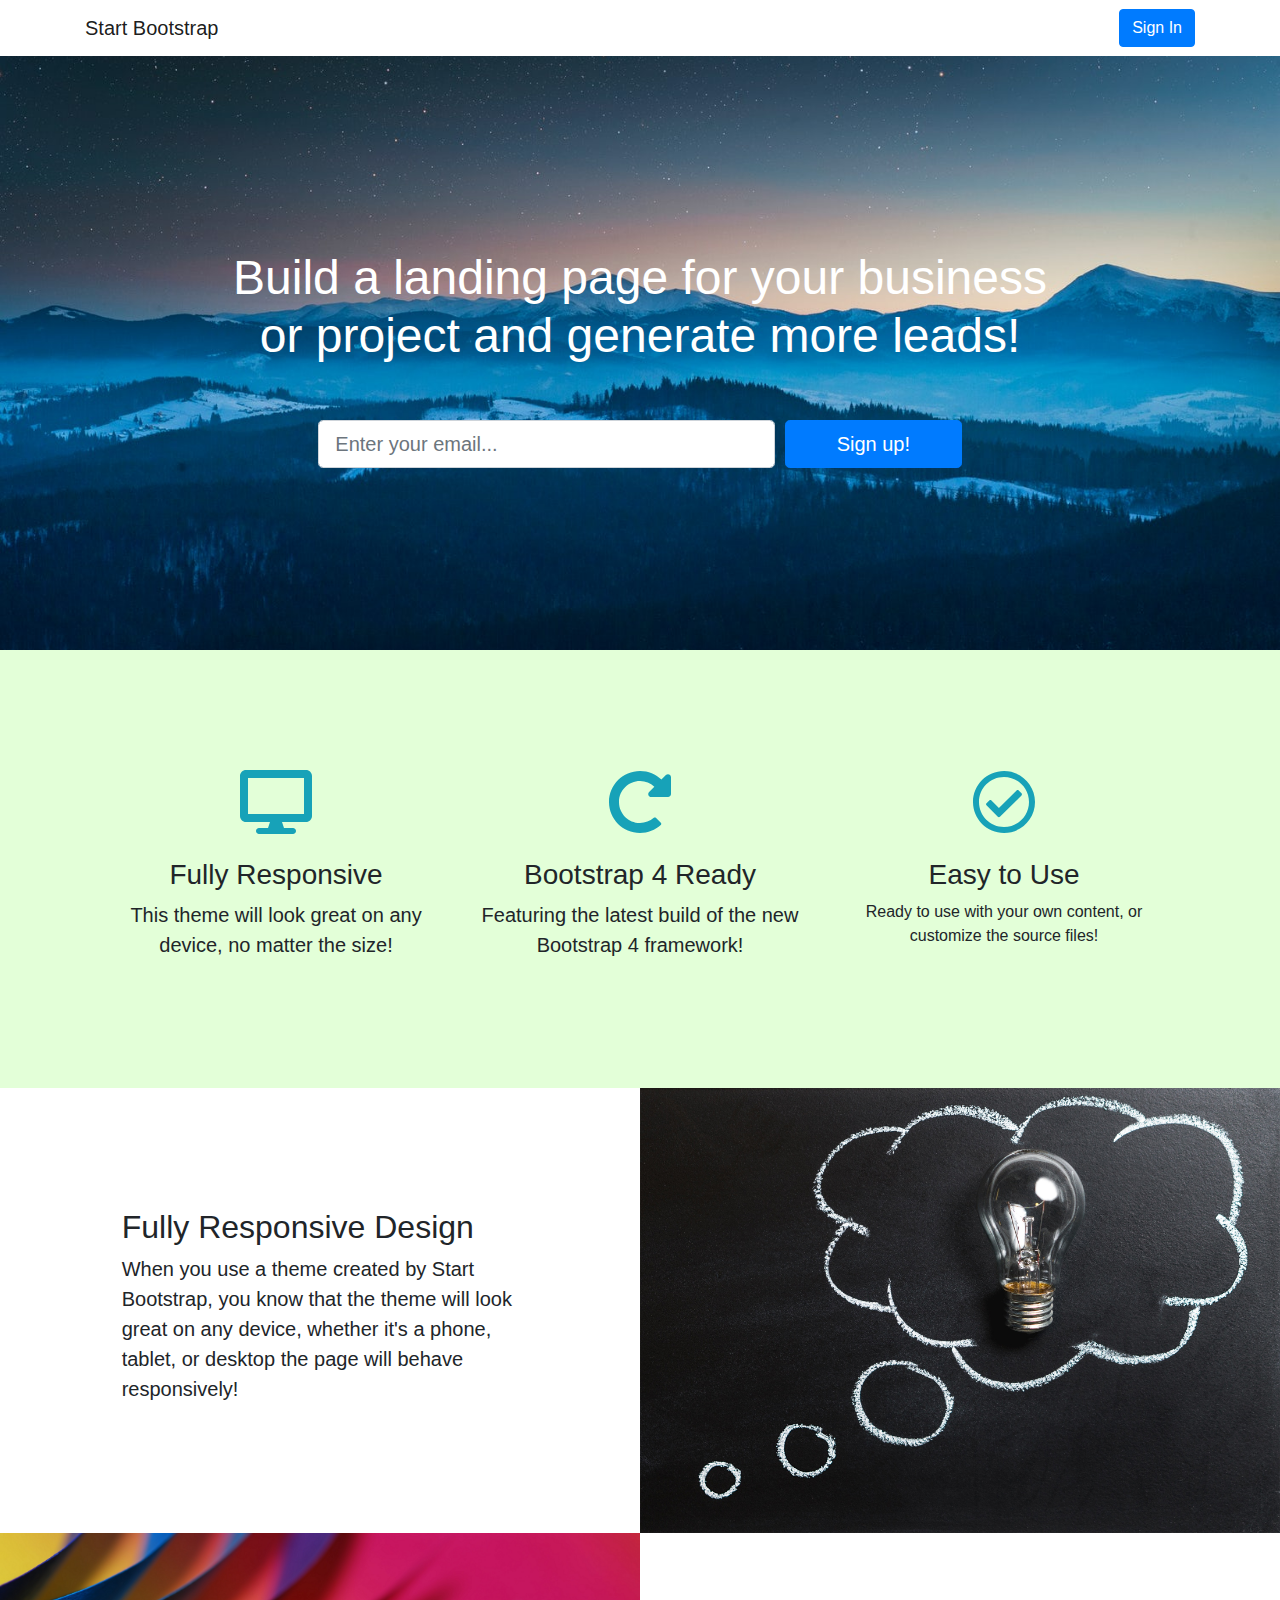
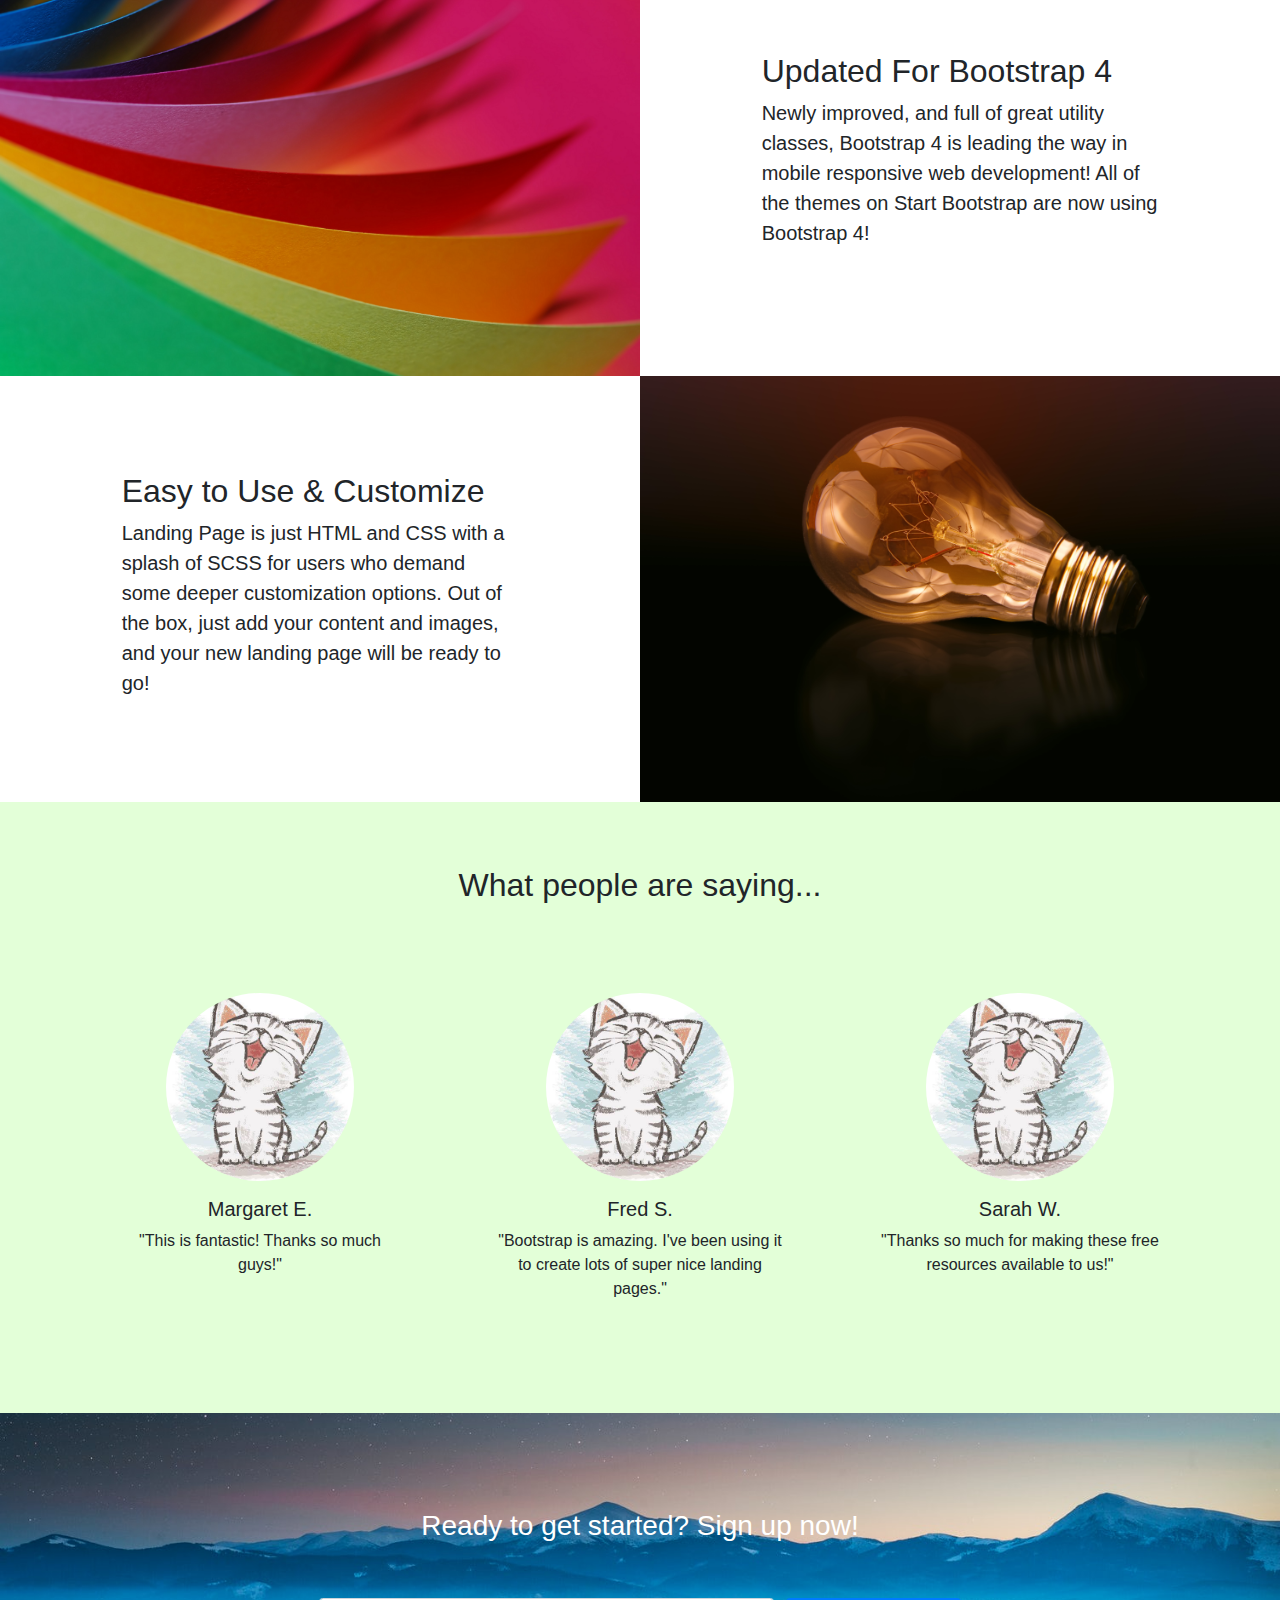
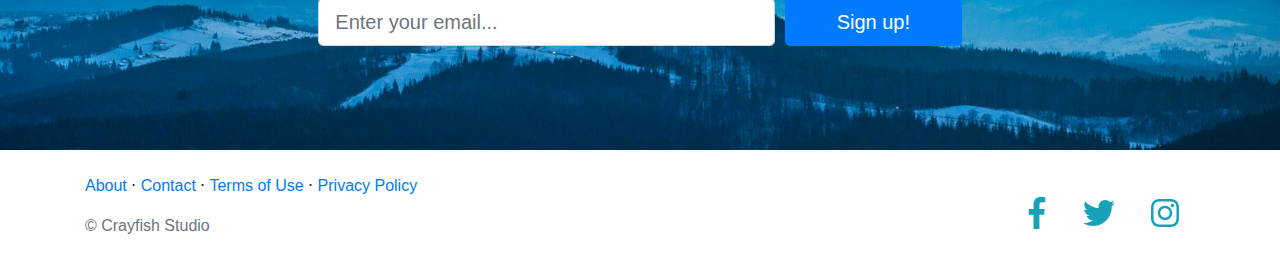
<file: index.html>
<!doctype html>
<html lang="en">

<head>
    <!-- Required meta tags -->
    <meta charset="utf-8">
    <meta name="viewport" content="width=device-width, initial-scale=1, shrink-to-fit=no">
    
    <link rel="stylesheet" href="css/bootstrap.min.css">
    <link rel="stylesheet" href="css/style.css">
    <script defer src="js/fontawesome-all.js"></script>

    <title>Crayfish Studio</title>
</head>

<body>

    <nav class="navbar navbar-expand-lg navbar-light bglight">
        <div class="container">
            <a class="navbar-brand" href="#">Start Bootstrap</a>
            <button class="navbar-toggler" type="button" data-toggle="collapse" data-target="#navbarSupportedContent" aria-controls="navbarSupportedContent" aria-expanded="false" aria-label="Toggle navigation">
                <span class="navbar-toggler-icon"></span>
            </button>
            <div class="collapse navbar-collapse" id="navbarSupportedContent">
                <form class="ml-auto form-inline my-2 my-lg-0">
                    <button class="btn btn-primary my-2 my-sm-0" type="submit">Sign In</button>
                </form>
            </div>
        </div>    
    </nav>   

<div class="image-forfon">
    <div class="container">
        <div class="row justify-content-center text-center">
            <div class="col-12 col-sm-11 col-md-9">
                <h2 class="roboto responsive text-white py-5"> Build a landing page for your business or project and generate more leads! </h2>
            </div>
        </div>
        <form>
            <div class="form-row justify-content-center mb-5">
                <div class="col-12 col-sm-11 col-md-5 ">
                    <input type="email" class=" mb-2 form-control form-control-lg" placeholder="Enter your email...">
                </div>
                <div class="col-12 col-sm-11 col-md-2">
                  <button type="submit" class="btn btn-block btn-lg btn-primary">Sign up!</button>
                </div>
            </div>
        </form>
    </div>
</div>
    
<div class="color-bg py-5"> 
    <div class="container my-5">
        <div class="row justify-content-center text-center px-4 my-3"> 
            <div class=" col-9 col-cm-6 col-md-4 my-4">
                <i class="fas fas fa-desktop fa-4x text-info mb-4"></i>
                <h3 class="roboto"> Fully Responsive </h3>
                <h5 class="text-thin roboto"> This theme will look great on any device, no matter the size!</h5>
            </div>

            <div class=" col-9 col-cm-6 col-md-4 my-4">
                <i class="fas fa-redo-alt fa-4x text-info mb-4"></i>
                <h3 class="roboto"> Bootstrap 4 Ready </h3>
                <h5 class="text-thin roboto"> Featuring the latest build of the new Bootstrap 4 framework!</h5>
            </div>

            <div class=" col-9 col-cm-6 col-md-4 px my-4">
                <i class="far fa-check-circle fa-4x text-info mb-4"></i>
                <h3 class="roboto"> Easy to Use </h3>
                <p5 class="text-thin roboto"> Ready to use with your own content, or customize the source files!</h5>
            </div>
        </div>
    </div>
</div> 
    
<div class="container-fluid p-0">
    <div class="row no-gutters" >
         <div class="order-md-2 col-md-6">
            <img class="img-fluid" src="img/pexels-photo-355952.jpeg">
        </div>
        
        <div class="order-md-1 col-md-6 align-self-center">
            <div class="container">
                <div class="row justify-content-center">
                    <div  class="col-md-8 col-10 my-5">
                        <h2>Fully Responsive Design</h2>
                        <h5 class="text-thin">
                            When you use a theme created by Start Bootstrap, you know that the theme will look great on any device, whether it's a phone, tablet, or desktop the page will behave responsively!
                        </h5>
                    </div>
                </div>
            </div>
        </div>
    </div>
    
    <div class="row no-gutters" >
         <div class="col-md-6">
            <img class="img-fluid" src="img/paper-colorful-color-loose-40799.jpeg">
        </div>
        
        <div class="col-md-6 align-self-center">
            <div class="container">
                <div class="row justify-content-center">
                    <div  class="col-md-8 col-10 my-5">
                        <h2>Updated For Bootstrap 4</h2>
                        <h5 class="text-thin">
                            Newly improved, and full of great utility classes, Bootstrap 4 is leading the way in mobile responsive web development! All of the themes on Start Bootstrap are now using Bootstrap 4!
                        </h5>
                    </div>
                </div>
            </div>
        </div>
    </div>
    
    <div class="row no-gutters" >
        <div class="order-md-2 col-md-6">
            <img class="img-fluid" src="img/johannes-plenio-262511.jpg">
        </div>
        
        <div class="order-md-1 col-md-6 align-self-center">
            <div class="container">
                <div class="row justify-content-center">
                    <div  class="col-md-8 col-10 my-5">
                        <h2>Easy to Use & Customize</h2>
                        <h5 class="text-thin">
                            Landing Page is just HTML and CSS with a splash of SCSS for users who demand some deeper customization options. Out of the box, just add your content and images, and your new landing page will be ready to go!
                        </h5>
                    </div>
                </div>
            </div>
        </div>
    </div>
</div>    
    
<div class="color-bg py-5">
    <div class="container">
        <div class="row justify-content-center text-center contend-fluid">
            <div class="col-12 my-3">
                <h2> What people are saying... </h2>
            </div>
            
            <div class="col-12 col-md-4 px-5 py-5">
                <img  class="img-fluid img-rounded px-5 py-3" src="img/cat-cats-cute-drawing-Favim.com-2665543.jpg">
                <h5> Margaret E. </h5>
                <p> "This is fantastic! Thanks so much guys!" </p>
            </div>
            
            <div class="col-12 col-md-4 px-5 py-5">
                <img  class="img-fluid img-rounded py-3 px-5" src="img/cat-cats-cute-drawing-Favim.com-2665543.jpg">
                <h5> Fred S. </h5>
                <p> "Bootstrap is amazing. I've been using it to create lots of super nice landing pages." </p>
            </div>
            
            <div class="col-12 col-md-4 px-5 py-5">
                <img  class="img-fluid img-rounded py-3 px-5" src="img/cat-cats-cute-drawing-Favim.com-2665543.jpg">
                <h5> Sarah	W. </h5>
                <p> "Thanks so much for making these free resources available to us!" </p>
            </div>
        </div>
    </div>
</div>

<div class="image-forfon py-5">
    <div class="container">
        <div class="row justify-content-center text-center">
            <div class="col-sm-12 col-md-9">
                <h3 class="roboto text-white py-5"> Ready to get started? Sign up now!</h3>
            </div>
        </div>
        <form>
            <div class="form-row justify-content-center mb-5">
                <div class="col-sm-11 col-md-5 ">
                    <input type="email" class=" mb-2 form-control form-control-lg" placeholder="Enter your email...">
                </div>
                <div class="col-sm-11 col-md-2 ">
                  <button type="submit" class="btn btn-block btn-lg btn-primary">Sign up!</button>
                </div>
            </div>
        </form>
    </div>
</div>
    
<footer class="container my-4">
    <div class="row align-items-center">
        <div class="text-center text-md-left col-md-9">
            <p><a href="">About</a>  ⋅  <a href="">Contact</a>  ⋅  <a href="">Terms of Use</a>  ⋅  <a href="">Privacy Policy</a> </p> 
            <p class="text-muted "> © Crayfish Studio</p>
        </div>
        
        <div class="text-center text-md-right col-md-3">
            <a href="#"> <i class="fab fa-facebook-f text-info fa-2x mx-3"></i> </a>
            <a href="#"> <i class="fab fa-twitter text-info fa-2x mx-3"></i> </a>
            <a href="#"> <i class="fab fa-instagram text-info fa-2x mx-3"></i> </a>
        </div>
    </div>
</footer>
    
    <script src="https://code.jquery.com/jquery-3.2.1.slim.min.js" integrity="sha384-KJ3o2DKtIkvYIK3UENzmM7KCkRr/rE9/Qpg6aAZGJwFDMVNA/GpGFF93hXpG5KkN" crossorigin="anonymous"></script>
    <script src="https://cdnjs.cloudflare.com/ajax/libs/popper.js/1.12.9/umd/popper.min.js" integrity="sha384-ApNbgh9B+Y1QKtv3Rn7W3mgPxhU9K/ScQsAP7hUibX39j7fakFPskvXusvfa0b4Q" crossorigin="anonymous"></script>
    <script src="js/bootstrap.min.js"></script>
</body>

</html>
</file>
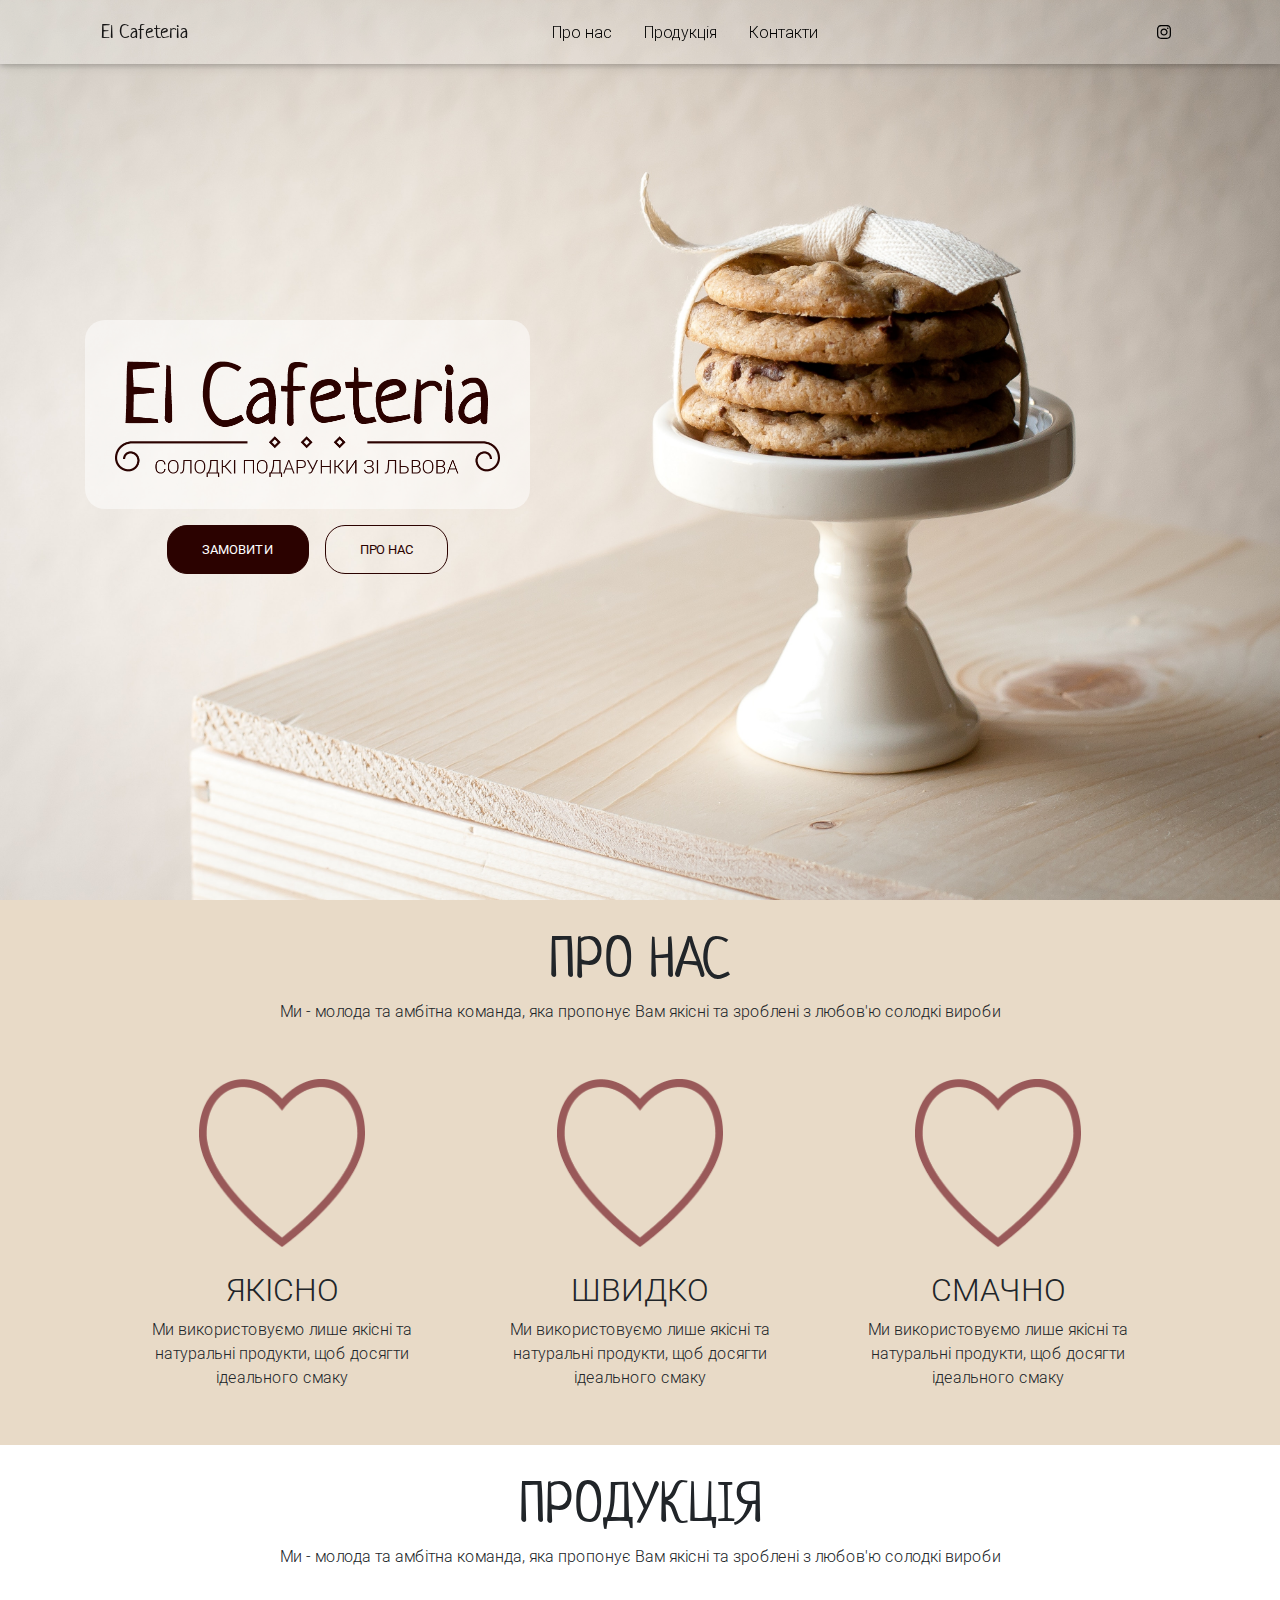
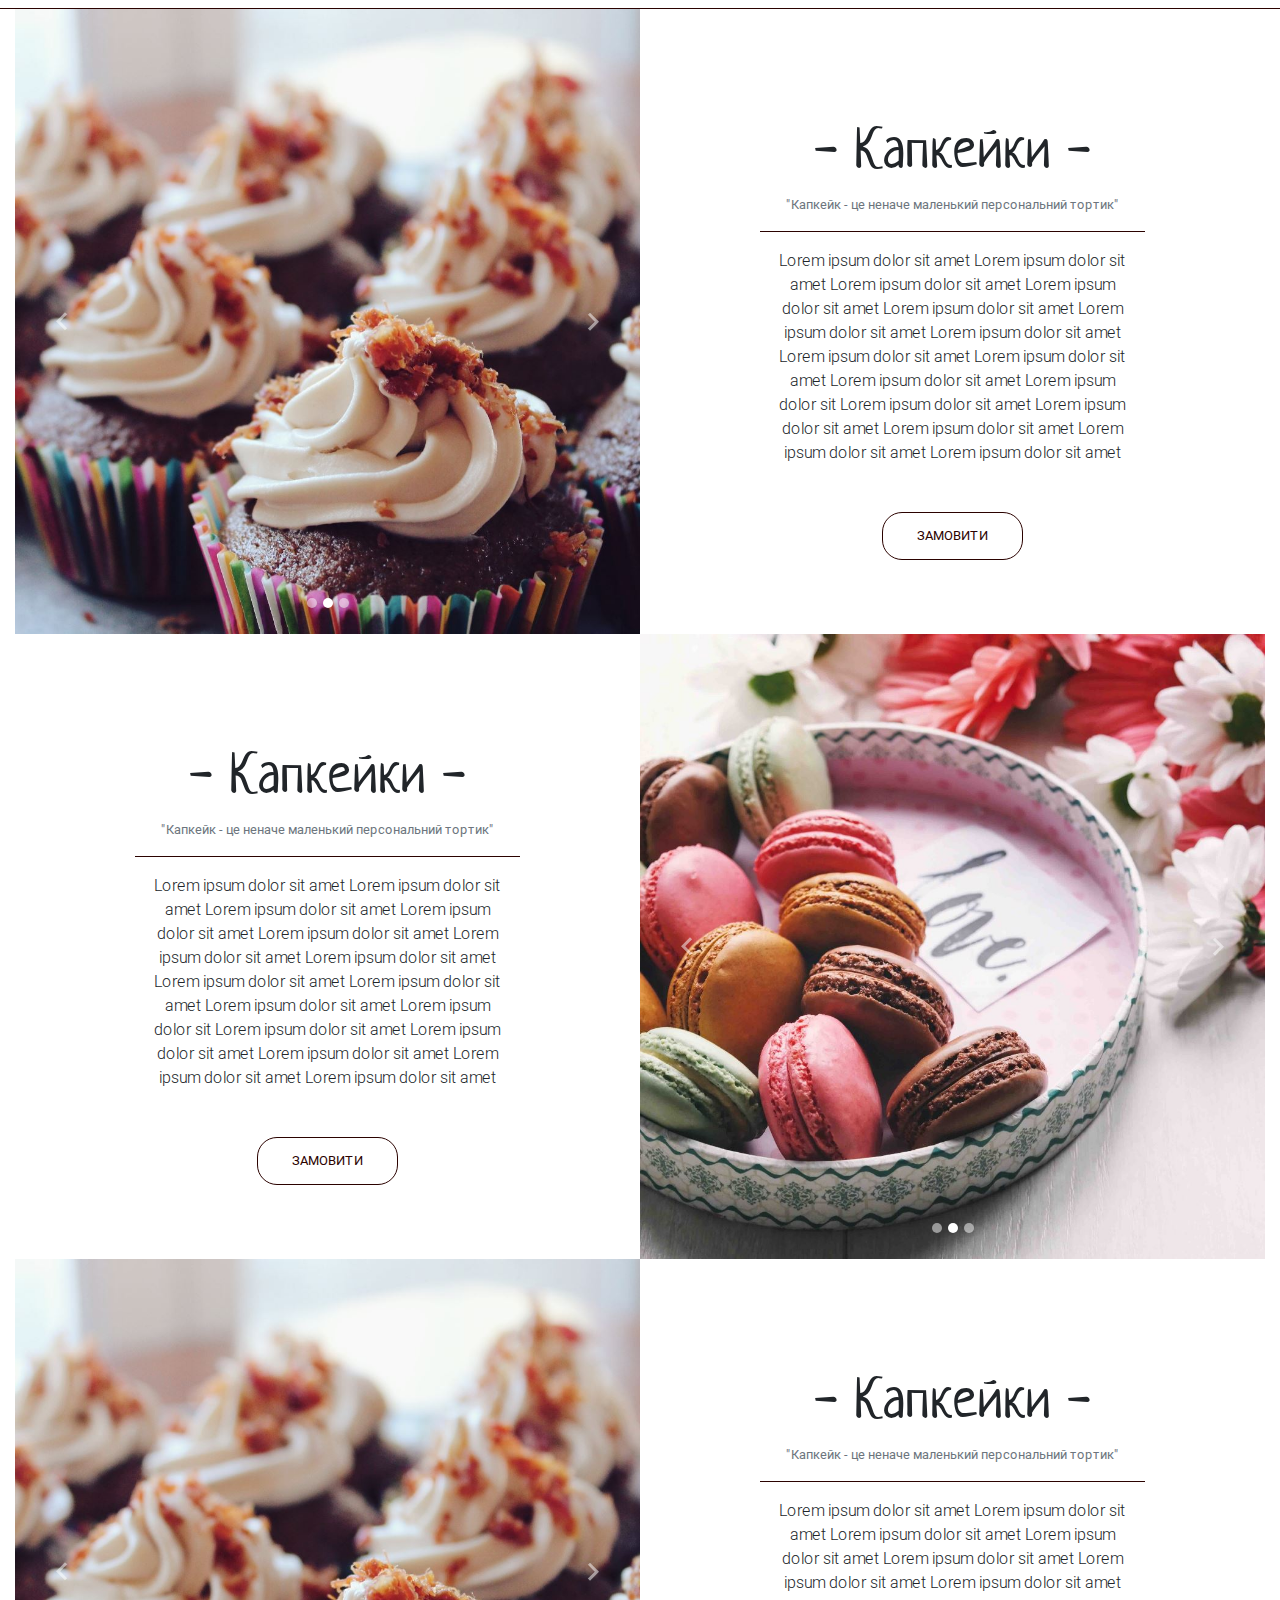
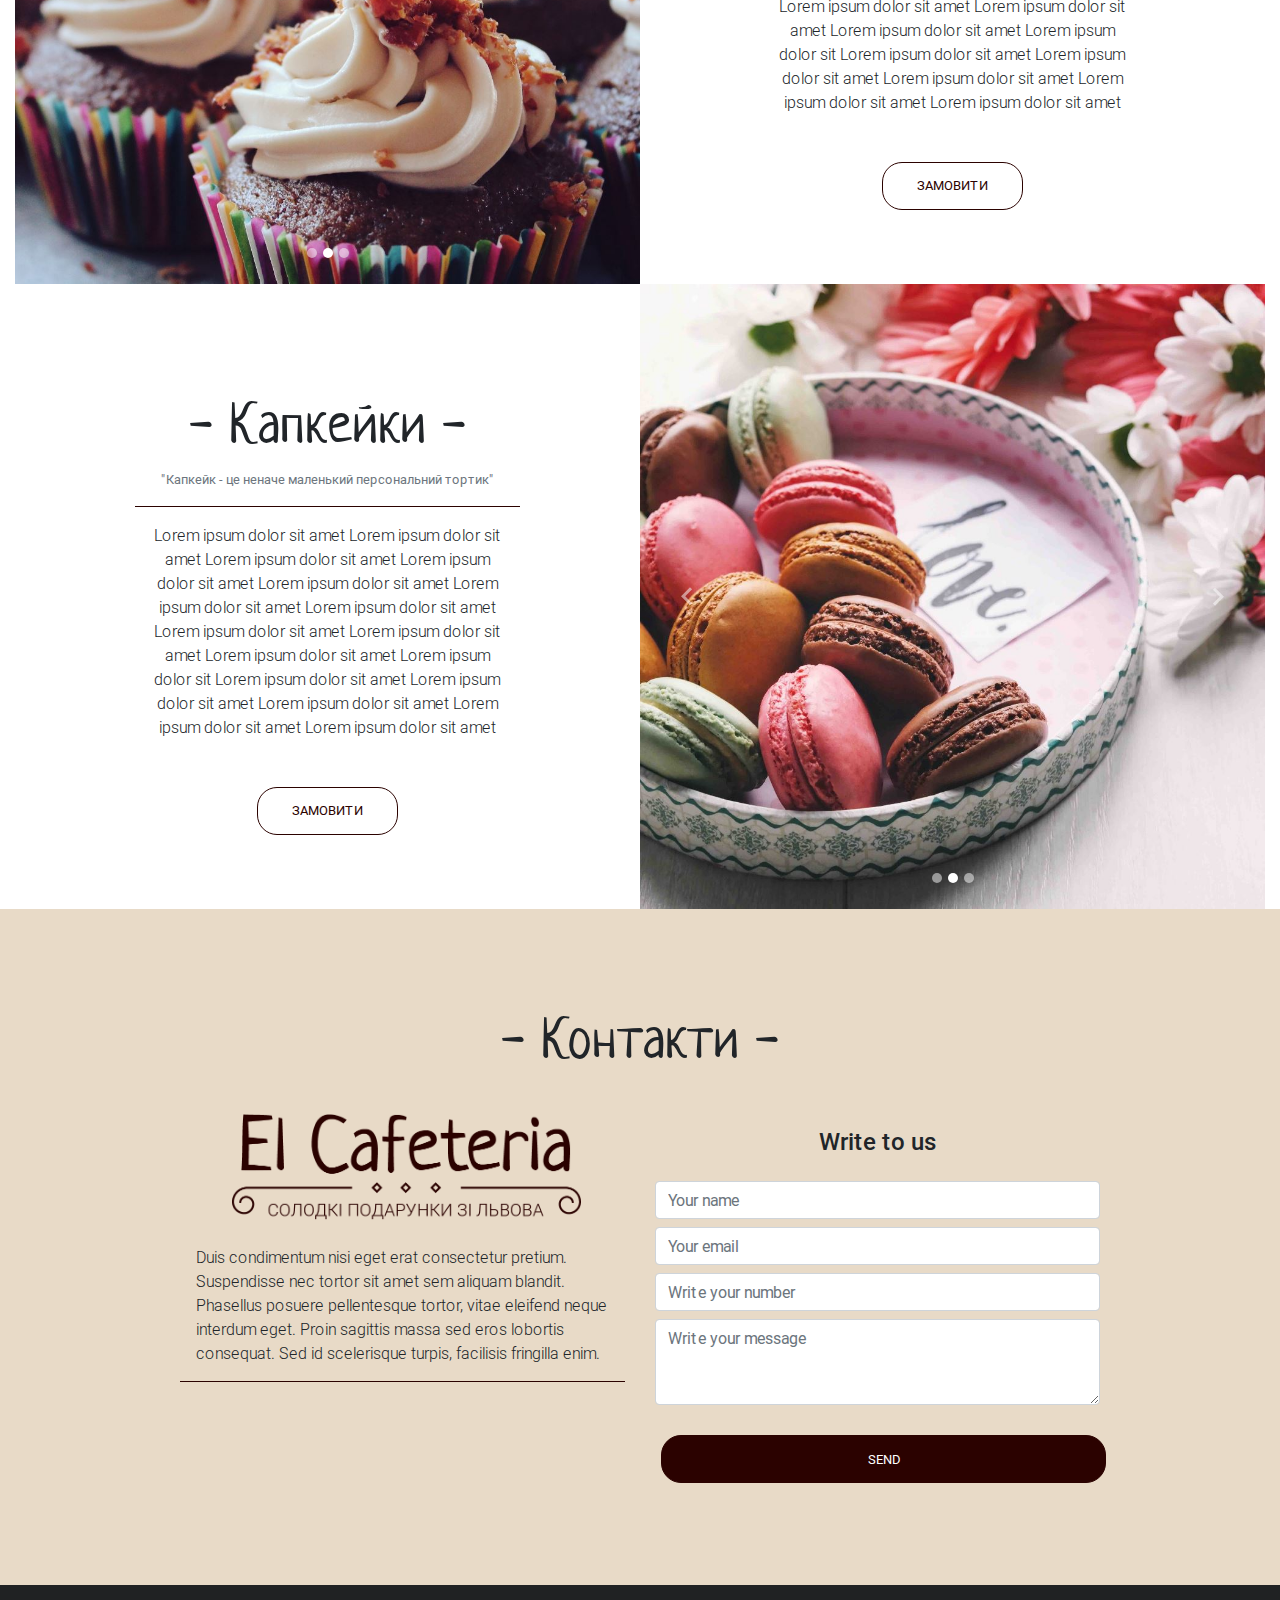
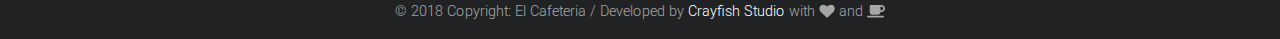
<file: elcafeteria/index.html>
<!DOCTYPE html>
<html lang="en">
    <head>
        <meta charset="utf-8">
        <meta name="viewport" content="width=device-width, initial-scale=1, shrink-to-fit=no">
        <meta http-equiv="x-ua-compatible" content="ie=edge">
        
        <link rel="shortcut icon" href="img/Logo.png" type="image/png">
        <title>El Cafeteria - Смачні подарунки зі Львова</title>

        <link href="css/bootstrap.min.css" rel="stylesheet">
        <link href="css/mdb.min.css" rel="stylesheet">
        <link href="css/style.css" rel="stylesheet">
        <script defer src="js/fontawesome-all.js"></script>
    </head>
    
    <body>
        <nav class="navbar navbar-expand-md navbar-light scrolling-navbar fixed-top noborder animated wow fadeInDown" data-wow-delay="0.4s">
            <div class="container">
                <a class="navbar-brand waves-effect waves-light custom-header" href="#home">
                    <span class="pr-3 pl-3">El Cafeteria</span>
                </a>
                <button class="navbar-toggler navbar-toggler-right" type="button" data-toggle="collapse" data-target="#navbarNav1" aria-controls="navbarNav1" aria-expanded="false" aria-label="Toggle navigation">
                    <span class="navbar-toggler-icon"></span>
                </button>
                <div class="collapse navbar-collapse" id="navbarNav1">
                    <ul class="navbar-nav mx-auto nav-list text-center">
                        <li class="nav-item">
                            <a class="nav-link pl-3 pr-3 waves-effect waves-light" href="#about">Про нас</a>
                        </li>
                        <li class="nav-item">
                            <a class="nav-link pl-3 pr-3 waves-effect waves-light" href="#products">Продукція</a>
                        </li>
                        <li class="nav-item">
                            <a class="nav-link pl-3 pr-3 waves-effect waves-light" href="#contacts">Контакти</a>
                        </li>
                    </ul>
                    <ul class="navbar-nav nav-list flex-center">
                        <li class="nav-item">
                            <a class="nav-link waves-effect waves-light mr-md-3" href="#" target=""><i class="fab fa-instagram"></i></a>
                        </li>
                    </ul>
                </div>
            </div>
        </nav> 

        <!--Mask-->
        
        <div class="view" id="home">
            <div class="full-bg-img flex-center">
                <div class="container">
                    <div class="row text-center">
                        <div class="col-lg-5 animated wow fadeInLeft" data-wow-delay="0.7s">
                            <img class="img-fluid light-bg"  src="img/logo.png">
                            <a class="btn btn-custom mt-3">Замовити</a>
                            <a class="btn btn-custom-outline mt-md-3 mt-1">Про нас</a>
                        </div>
                    </div>
                </div>
            </div>
        </div>
        
        <!-- Content -->
        
        <div class="text-forfon py-4">
            <div class="container p-0" id="about" >
                <div class="row justify-content-center">
                    <div class="col-10 text-center ">
                        <h2 class="display-4 text-neucha">ПРО НАС</h2>
                        <p>Ми - молода та амбітна команда, яка пропонує Вам якісні та зроблені з любов'ю солодкі вироби</p>
                    </div>
                </div>
                    
                <div class="row justify-content-center px-5 py-3">
                    <div class="col-md-4 col-12 text-center">
                        <img class="img-fluid mx-auto px-5 py-4" width="80%" src="img/heart.png">
                        <h2 class="text-thin"> ЯКІСНО </h2>
                        <p class="px-2"> Ми використовуємо лише якісні та натуральні продукти, щоб досягти ідеального смаку </p>
                    </div>
                    
                    <div class="col-md-4 col-12 text-center">
                        <img class="img-fluid mx-auto px-5 py-4" width="80%" src="img/heart.png">
                        <h2 class="text-thin"> ШВИДКО </h2>
                        <p class="px-2"> Ми використовуємо лише якісні та натуральні продукти, щоб досягти ідеального смаку </p>
                    </div>
                    
                    <div class="col-md-4 col-12 text-center">
                        <img class="img-fluid mx-auto px-5 py-4" width="80%" src="img/heart.png">
                        <h2 class="text-thin"> СМАЧНО </h2>
                        <p class="px-2"> Ми використовуємо лише якісні та натуральні продукти, щоб досягти ідеального смаку</p>
                    </div>
                </div>
            </div>    
        </div>
       
    <div class="line">
        <div class="container-fluid p-0" id="products">
            <div class="text-fonwite py-4">        
                <div class="row mx-0 justify-content-center">
                    <div class="col-10 text-center ">
                        <h2 class="display-4 text-neucha">ПРОДУКЦІЯ</h2>
                        <p>Ми - молода та амбітна команда, яка пропонує Вам якісні та зроблені з любов'ю солодкі вироби</p>
                    </div>  
                </div>
            </div>
        </div>
    </div>
            
        <div class="container-fluid">
            <div class="row no-gutters align-items-center">
                <div class="col-md-6">
                    <div id="firstCarouselIndicators" class="carousel slide" data-ride="carousel">
                        <ol class="carousel-indicators">
                            <li data-target="#firstCarouselIndicators" data-slide-to="0"></li>
                            <li data-target="#firstCarouselIndicators" data-slide-to="1" class="active"></li>
                            <li data-target="#firstCarouselIndicators" data-slide-to="2"></li>
                        </ol>
                        <div class="carousel-inner">
                            <div class="carousel-item">
                                <div class="view overlay">
                                    <img src="img/example-1.jpg" class="img-fluid" alt="">
                                    <div class="mask flex-center rgba-brown-light">
                                        <p class="white-text">Текст про штуковину на картинці</p>
                                    </div>
                                </div>
                            </div>
                            <div class="carousel-item active">
                                <div class="view overlay">
                                    <img src="img/example-2.jpg" class="img-fluid" alt="">
                                    <div class="mask flex-center rgba-brown-light">
                                        <p class="white-text">Текст про штуковину на картинці</p>
                                    </div>
                                </div>
                            </div>
                            <div class="carousel-item">
                                <div class="view overlay">
                                    <img src="img/example-3.jpg" class="img-fluid" alt="">
                                    <div class="mask flex-center rgba-brown-light">
                                        <p class="white-text">Текст про штуковину на картинці</p>
                                    </div>
                                </div>
                            </div>
                        </div>
                        <a class="carousel-control-prev" href="#firstCarouselIndicators" role="button" data-slide="prev">
                            <span class="carousel-control-prev-icon" aria-hidden="true"></span>
                            <span class="sr-only">Previous</span>
                        </a>
                        <a class="carousel-control-next" href="#firstCarouselIndicators" role="button" data-slide="next">
                            <span class="carousel-control-next-icon" aria-hidden="true"></span>
                            <span class="sr-only">Next</span>
                        </a>
                    </div>
                </div>
                <div class="col-md-6 text-center p-3">
                    <h1 class="display-4 text-neucha mt-xl-5 mt-3">- Капкейки -</h1>
                    <small class="text-muted">"Капкейк - це неначе маленький персональний тортик"</small>
                    <div class="horizontal-line mt-3"></div>
                    <p class="w-60 mt-3">Lorem ipsum dolor sit amet Lorem ipsum dolor sit amet Lorem ipsum dolor sit amet Lorem ipsum dolor sit amet Lorem ipsum dolor sit amet Lorem ipsum dolor sit amet Lorem ipsum dolor sit amet Lorem ipsum dolor sit amet Lorem ipsum dolor sit amet Lorem ipsum dolor sit amet Lorem ipsum dolor sit Lorem ipsum dolor sit amet Lorem ipsum dolor sit amet Lorem ipsum dolor sit amet Lorem ipsum dolor sit amet Lorem ipsum dolor sit amet</p>
                    <a class="btn btn-custom-outline mt-xl-5 my-3">Замовити</a>
                </div>
            </div>
            <div class="row no-gutters align-items-center">
                <div class="col-md-6 order-md-2">
                    <div id="secondCarouselIndicators" class="carousel slide" data-ride="carousel">
                        <ol class="carousel-indicators">
                            <li data-target="#secondCarouselIndicators" data-slide-to="0"></li>
                            <li data-target="#secondCarouselIndicators" data-slide-to="1" class="active"></li>
                            <li data-target="#secondCarouselIndicators" data-slide-to="2"></li>
                        </ol>
                        <div class="carousel-inner">
                            <div class="carousel-item">
                                <div class="view overlay">
                                    <img src="img/example-3.jpg" class="img-fluid" alt="">
                                    <div class="mask flex-center rgba-brown-light">
                                        <p class="white-text">Текст про штуковину на картинці</p>
                                    </div>
                                </div>
                            </div>
                            <div class="carousel-item active">
                                <div class="view overlay">
                                    <img src="img/example-1.jpg" class="img-fluid" alt="">
                                    <div class="mask flex-center rgba-brown-light">
                                        <p class="white-text">Текст про штуковину на картинці</p>
                                    </div>
                                </div>
                            </div>
                            <div class="carousel-item">
                                <div class="view overlay">
                                    <img src="img/example-2.jpg" class="img-fluid" alt="">
                                    <div class="mask flex-center rgba-brown-light">
                                        <p class="white-text">Текст про штуковину на картинці</p>
                                    </div>
                                </div>
                            </div>
                        </div>
                        <a class="carousel-control-prev" href="#secondCarouselIndicators" role="button" data-slide="prev">
                            <span class="carousel-control-prev-icon" aria-hidden="true"></span>
                            <span class="sr-only">Previous</span>
                        </a>
                        <a class="carousel-control-next" href="#secondCarouselIndicators" role="button" data-slide="next">
                            <span class="carousel-control-next-icon" aria-hidden="true"></span>
                            <span class="sr-only">Next</span>
                        </a>
                    </div>
                </div>
                <div class="col-md-6 text-center p-3 order-md-1">
                    <h1 class="display-4 text-neucha mt-xl-5 mt-3">- Капкейки -</h1>
                    <small class="text-muted">"Капкейк - це неначе маленький персональний тортик"</small>
                    <div class="horizontal-line mt-3"></div>
                    <p class="w-60 mt-3">Lorem ipsum dolor sit amet Lorem ipsum dolor sit amet Lorem ipsum dolor sit amet Lorem ipsum dolor sit amet Lorem ipsum dolor sit amet Lorem ipsum dolor sit amet Lorem ipsum dolor sit amet Lorem ipsum dolor sit amet Lorem ipsum dolor sit amet Lorem ipsum dolor sit amet Lorem ipsum dolor sit Lorem ipsum dolor sit amet Lorem ipsum dolor sit amet Lorem ipsum dolor sit amet Lorem ipsum dolor sit amet Lorem ipsum dolor sit amet</p>
                    <a class="btn btn-custom-outline mt-xl-5 my-3">Замовити</a>
                </div>
            </div>
            <div class="row no-gutters align-items-center">
                <div class="col-md-6">
                    <div id="thirdCarouselIndicators" class="carousel slide" data-ride="carousel">
                        <ol class="carousel-indicators">
                            <li data-target="#thirdCarouselIndicators" data-slide-to="0"></li>
                            <li data-target="#thirdCarouselIndicators" data-slide-to="1" class="active"></li>
                            <li data-target="#thirdCarouselIndicators" data-slide-to="2"></li>
                        </ol>
                        <div class="carousel-inner">
                            <div class="carousel-item">
                                <div class="view overlay">
                                    <img src="img/example-1.jpg" class="img-fluid" alt="">
                                    <div class="mask flex-center rgba-brown-light">
                                        <p class="white-text">Текст про штуковину на картинці</p>
                                    </div>
                                </div>
                            </div>
                            <div class="carousel-item active">
                                <div class="view overlay">
                                    <img src="img/example-2.jpg" class="img-fluid" alt="">
                                    <div class="mask flex-center rgba-brown-light">
                                        <p class="white-text">Текст про штуковину на картинці</p>
                                    </div>
                                </div>
                            </div>
                            <div class="carousel-item">
                                <div class="view overlay">
                                    <img src="img/example-3.jpg" class="img-fluid" alt="">
                                    <div class="mask flex-center rgba-brown-light">
                                        <p class="white-text">Текст про штуковину на картинці</p>
                                    </div>
                                </div>
                            </div>
                        </div>
                        <a class="carousel-control-prev" href="#thirdCarouselIndicators" role="button" data-slide="prev">
                            <span class="carousel-control-prev-icon" aria-hidden="true"></span>
                            <span class="sr-only">Previous</span>
                        </a>
                        <a class="carousel-control-next" href="#thirdCarouselIndicators" role="button" data-slide="next">
                            <span class="carousel-control-next-icon" aria-hidden="true"></span>
                            <span class="sr-only">Next</span>
                        </a>
                    </div>
                </div>
                <div class="col-md-6 text-center p-3">
                    <h1 class="display-4 text-neucha mt-xl-5 mt-3">- Капкейки -</h1>
                    <small class="text-muted">"Капкейк - це неначе маленький персональний тортик"</small>
                    <div class="horizontal-line mt-3"></div>
                    <p class="w-60 mt-3">Lorem ipsum dolor sit amet Lorem ipsum dolor sit amet Lorem ipsum dolor sit amet Lorem ipsum dolor sit amet Lorem ipsum dolor sit amet Lorem ipsum dolor sit amet Lorem ipsum dolor sit amet Lorem ipsum dolor sit amet Lorem ipsum dolor sit amet Lorem ipsum dolor sit amet Lorem ipsum dolor sit Lorem ipsum dolor sit amet Lorem ipsum dolor sit amet Lorem ipsum dolor sit amet Lorem ipsum dolor sit amet Lorem ipsum dolor sit amet</p>
                    <a class="btn btn-custom-outline mt-xl-5 my-3">Замовити</a>
                </div>
            </div>
            <div class="row no-gutters align-items-center">
                <div class="col-md-6 order-md-2">
                    <div id="fourthCarouselIndicators" class="carousel slide" data-ride="carousel">
                        <ol class="carousel-indicators">
                            <li data-target="#fourthCarouselIndicators" data-slide-to="0"></li>
                            <li data-target="#fourthCarouselIndicators" data-slide-to="1" class="active"></li>
                            <li data-target="#fourthCarouselIndicators" data-slide-to="2"></li>
                        </ol>
                        <div class="carousel-inner">
                            <div class="carousel-item">
                                <div class="view overlay">
                                    <img src="img/example-3.jpg" class="img-fluid" alt="">
                                    <div class="mask flex-center rgba-brown-light">
                                        <p class="white-text">Текст про штуковину на картинці</p>
                                    </div>
                                </div>
                            </div>
                            <div class="carousel-item active">
                                <div class="view overlay">
                                    <img src="img/example-1.jpg" class="img-fluid" alt="">
                                    <div class="mask flex-center rgba-brown-light">
                                        <p class="white-text">Текст про штуковину на картинці</p>
                                    </div>
                                </div>
                            </div>
                            <div class="carousel-item">
                                <div class="view overlay">
                                    <img src="img/example-2.jpg" class="img-fluid" alt="">
                                    <div class="mask flex-center rgba-brown-light">
                                        <p class="white-text">Текст про штуковину на картинці</p>
                                    </div>
                                </div>
                            </div>
                        </div>
                        <a class="carousel-control-prev" href="#fourthCarouselIndicators" role="button" data-slide="prev">
                            <span class="carousel-control-prev-icon" aria-hidden="true"></span>
                            <span class="sr-only">Previous</span>
                        </a>
                        <a class="carousel-control-next" href="#fourthCarouselIndicators" role="button" data-slide="next">
                            <span class="carousel-control-next-icon" aria-hidden="true"></span>
                            <span class="sr-only">Next</span>
                        </a>
                    </div>
                </div>
                <div class="col-md-6 text-center p-3 order-md-1">
                    <h1 class="display-4 text-neucha mt-xl-5 mt-3">- Капкейки -</h1>
                    <small class="text-muted">"Капкейк - це неначе маленький персональний тортик"</small>
                    <div class="horizontal-line mt-3"></div>
                    <p class="w-60 mt-3">Lorem ipsum dolor sit amet Lorem ipsum dolor sit amet Lorem ipsum dolor sit amet Lorem ipsum dolor sit amet Lorem ipsum dolor sit amet Lorem ipsum dolor sit amet Lorem ipsum dolor sit amet Lorem ipsum dolor sit amet Lorem ipsum dolor sit amet Lorem ipsum dolor sit amet Lorem ipsum dolor sit Lorem ipsum dolor sit amet Lorem ipsum dolor sit amet Lorem ipsum dolor sit amet Lorem ipsum dolor sit amet Lorem ipsum dolor sit amet</p>
                    <a class="btn btn-custom-outline mt-xl-5 my-3">Замовити</a>
                </div>
            </div>
        </div>
        
        <div class="text-forfon py-5">    
            <div class="container">
                <div  class="row justify-content-md-center">
                    <div class="col-12">
                        <h1 class="display-4 text-neucha mt-xl-5 mt-2 text-center"> - Контакти - </h1>
                    </div>
                    
                    <div class="col-md-5 ">
                        <img class="img-fluid dark-bg py-4 px-5 mx-1"  src="img/logo.png">
                        <p class="px-3">Duis condimentum nisi eget erat consectetur pretium. Suspendisse nec tortor sit amet sem aliquam blandit. Phasellus posuere pellentesque tortor, vitae eleifend neque interdum eget. Proin sagittis massa sed eros lobortis consequat. Sed id scelerisque turpis, facilisis fringilla enim.</p>
                        <div class="h-line"></div>
                    </div>
                    
                    <div class="col-md-5 py-5">
                        <form>
                            <p class="h4 text-center mb-4">Write to us</p>

                            <!— Default input name —>
                            <input placeholder="Your name" type="text" id="defaultFormContactNameEx" class="form-control my-2">

                            <!— Default input email —>
                            <input placeholder="Your email" type="email" id="defaultFormContactEmailEx" class="form-control my-2">
                            
                            <!— Default input subject —>
                            <input placeholder="Write your number" type="text" id="defaultFormContactSubjectEx" class="form-control my-2">

                            <!— Default textarea message —>
                            <textarea placeholder="Write your message" type="text" id="defaultFormContactMessageEx" class="form-control my-2" rows="3"></textarea>

                            <div class="text-center mt-4">
                                <button type="button" class="btn btn-custom text-center" style="width: 100%"> Send </button>
                            </div>
                        </form>
                    </div>
                </div>
            </div>
        </div>
        
        <!-- Page -->
        
        <footer class="page-footer center-on-small-only pt-0" style="background-color: #292b2c;">
            <div class="footer-copyright py-3 text-center">
                <div class="container-fluid">
                  © 2018 Copyright: El Cafeteria / Developed by <a href="http://crayfish.studio">Crayfish Studio</a> with <i class="fas fa-heart"></i> and <i class="fas fa-coffee"></i>
                </div>
            </div>
        </footer>

        <!-- SCRIPTS -->
        
        <script type="text/javascript" src="js/jquery-3.1.1.min.js"></script>
        <script type="text/javascript" src="js/popper.min.js"></script>
        <script type="text/javascript" src="js/bootstrap.min.js"></script>
        <script type="text/javascript" src="js/mdb.min.js"></script>
        
        <script>
            new WOW().init();
        </script>
    </body>
</html>
</file>
<file: css/style.css>
@import url('https://fonts.googleapis.com/css?family=Neucha');

.neucha {
    font-family: 'Neucha', cursive;
}

@import url('https://fonts.googleapis.com/css?family=Roboto');

.roboto {
    font-family: 'Roboto', sans-serif;
}

.color-bg {
    background-color: #E3FFD8;
    padding-top: 0px;
    margin-top: 0px;         
}

.text-forfon{
    background-color: #E8DAC7
}

.color-fonw {
    color: #ffffff
}

.btn-custom {
    background-color: transparent;
    border: solid #2b0200 1px;
    border-radius: 15px;
}

.image-forfon {
    background-image: url(../img/photo-14891.jpg);
    background-size: cover;
    background-repeat: no-repeat;
    background-position: center;
    padding-top: 145px;
    padding-bottom: 126px;
}


@media (max-width: 768px) {
    .responsive{
        font-size: 200% !important;
    }
    .image-forfon {
    background-image: url(../img/photo-14891.jpg);
    background-size: cover;
    background-repeat: no-repeat;
    background-position: center;
    padding-top: 70px;
    padding-bottom: 80px;
    }
    
   
}

.responsive{
    font-size: 300%;
}

.text-thin {
    font-weight: 100;
    font-family: 'Roboto Light', sans-serif;
    line-height: inherit;
}

.img-rounded {
    border-radius: 50%;
}

.bg
</file>
<file: elcafeteria/css/style.css>
@import url('https://fonts.googleapis.com/css?family=Neucha');

html,
body,
.view {
    height: 100%;
}

.view {
    background: url("../img/wendy-rueter-316018-unsplash.jpg") no-repeat center center fixed;
    -webkit-background-size: cover;
    -moz-background-size: cover;
    -o-background-size: cover;
    background-size: cover;
}

.navbar {
    background-color: rgba(256, 256, 256, 0.2);
}

.top-nav-collapse {
    background-color: rgba(256, 256, 256, 0.85);
}

.noborder {
    border-radius: 0px;
}

.custom-header {
    font-family: 'Neucha', cursive;
}

.light-bg {
    padding: 30px;
    background-color: rgba(256, 256, 256, 0.5);
    border-radius: 20px;
}

.btn-custom {
    box-shadow: none;
    border-radius: 20px;
    border: solid #2b0200 1px;
    background-color: #2b0200;
}

.btn-custom:hover {
    box-shadow: none;
    border-radius: 5px;
}

.btn-custom:active {
    box-shadow: none; 
    border-radius: 5px;
}

.btn-custom-outline {
    box-shadow: none;
    border-radius: 20px;
    border: solid #2b0200 1px;
    color: #2b0200 !important;
}

.btn-custom-outline:hover {
    box-shadow: none;
    border-radius: 5px;
}

.btn-custom-outline:active {
    box-shadow: none;
    border-radius: 5px;
}
#products {
    background-color: #e8dac7;
}



.text-neucha {
    font-family: 'Neucha', cursive;
}

.horizontal-line {
    height: 1px;
    width: 65%;
    background-color: #2b0200;
    margin: auto;
}

.w-60 {
    width: 60%;
    margin: auto;
}

@media only screen and (max-width: 768px) {
    .navbar {
        background-color: rgba(256, 256, 256, 0.85);
    }
    
    .btn-custom, .btn-custom-outline {
        width: 95%;
        margin-left: 0px;
        margin-right: 0px;
    }
    
    .full-bg-img,
    .view {
        position: relative;
    }
}

@media (max-width: 1070px) {
    .description {
        padding-top: 7rem;
        text-align: center;
    }
    
    .w-60 {
        width: 90% !important;
    }
}

.text-forfon{
    background-color: #E8DAC7;
}

.text-fonwite{
    background-color: #ffffff;
}

.background-wite{
    background-color: cornsilk;
}

.line {
    border-bottom:1px solid #2b0200; 
}
.h-line {
    height: 1px;
    width: 100%;
    background-color: #2b0200;
}
</file>
